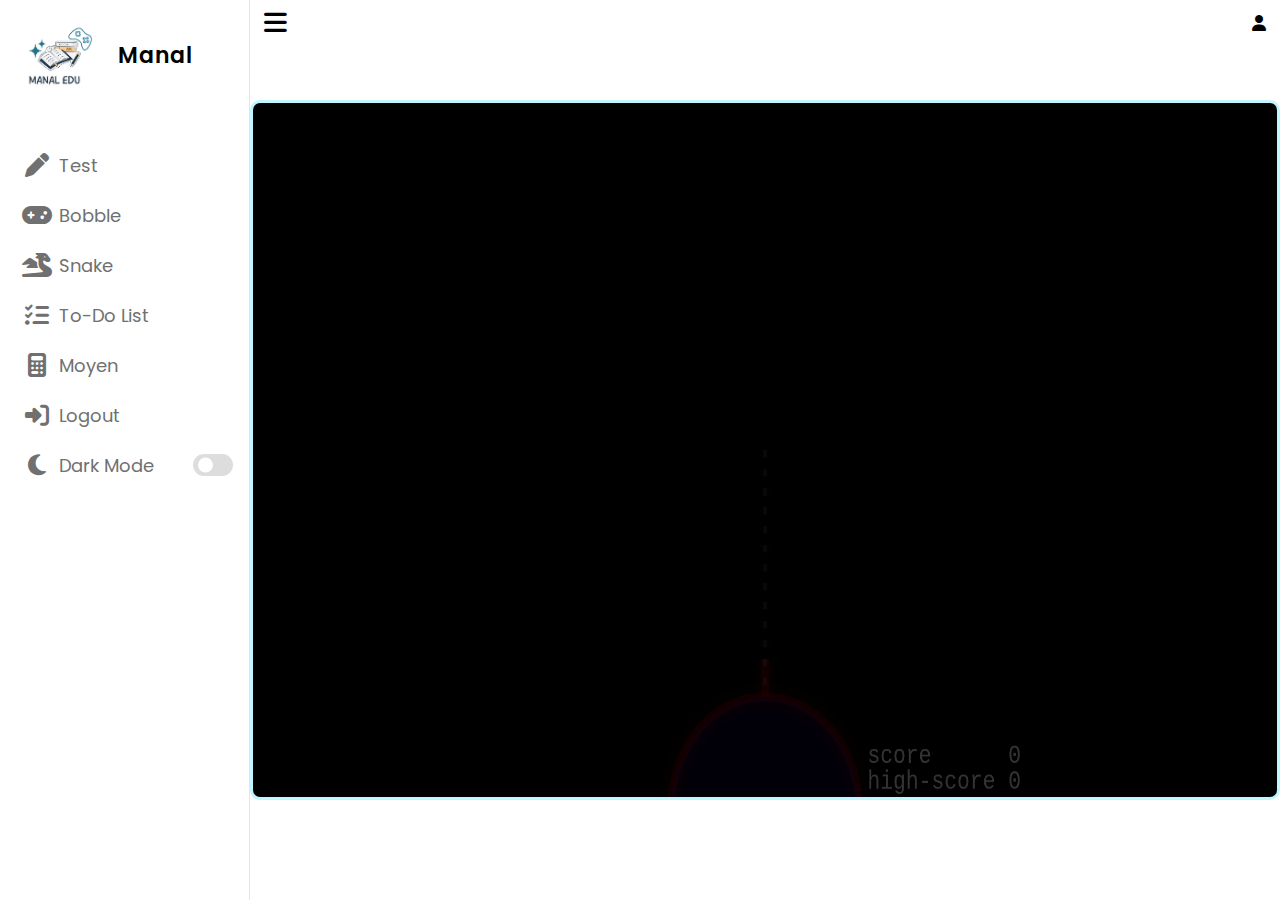
<file: bobble/index.html>
<!DOCTYPE html>
<html lang="en">
  <!--Created by Tivotal-->
  <head>
    <meta charset="UTF-8" />
    <meta http-equiv="X-UA-Compatible" content="IE=edge" />
    <meta name="viewport" content="width=device-width, initial-scale=1.0" />
    <title>Admin Dashboard - Tivotal</title>

    <!--font awesome-->
    <link
      rel="stylesheet"
      href="https://cdnjs.cloudflare.com/ajax/libs/font-awesome/6.2.1/css/all.min.css"
    />

    <!--css file-->
    <link rel="stylesheet" href="style.css" />
  </head>
  <body>
    <nav>
      <div class="logo">
        <div class="logo-icon">
          <img src="../images/manal.png" width="90px" alt="">
        </div>

        <span class="logo_name">Manal</span>
      </div>

      <div class="menu-items">
        <ul class="nav-links">
          <li>
            <a href="../test/index.html">
                <i class="fas fa-pen"></i>
                <span class="link-name">Test</span>
            </a>                 
          </li>
          <li>
            <a href="../booble/index.html">
                <i class="fas fa-gamepad"></i>
                <span class="link-name">Bobble</span>
            </a>
        </li>        
        <li>
          <a href="../snake/index.html">
            <i class="fas fa-dragon"></i>
            <span class="link-name">Snake</span>
          </a>
        </li>        
          <li>
            <a href="../todo/index.html">
              <i class="fas fa-tasks"></i>
              <span class="link-name">To-Do List</span>
            </a>            
          </li>
          <li>
            <a href="../index.html">
              <i class="fas fa-calculator"></i>
              <span class="link-name">Moyen</span>
           </a> 
          </li>
         <li>
          <a href="../accueil/index.html">
            <i class="fas fa-right-to-bracket"></i>
            <span class="link-name">Logout</span>
          </a>
          </li>

          <li class="mode">
            <a href="#">
              <i class="fas fa-moon"></i>
              <span class="link-name">Dark Mode</span>
            </a>

            <div class="mode-toggle">
              <span class="switch"></span>
            </div>
          </li>
        </ul>
      </div>
    </nav>

    <section class="dashboard">
      <div class="top">
        <i class="fas fa-bars sidebar-toggle"></i>

        <i class="fas fa-user"></i>

      </div>

      <div class="dash-content">
        <canvas id="c" tabindex=0></canvas>
    </section>
    <script src="script.js"></script>
  </body>
</html>
</file>
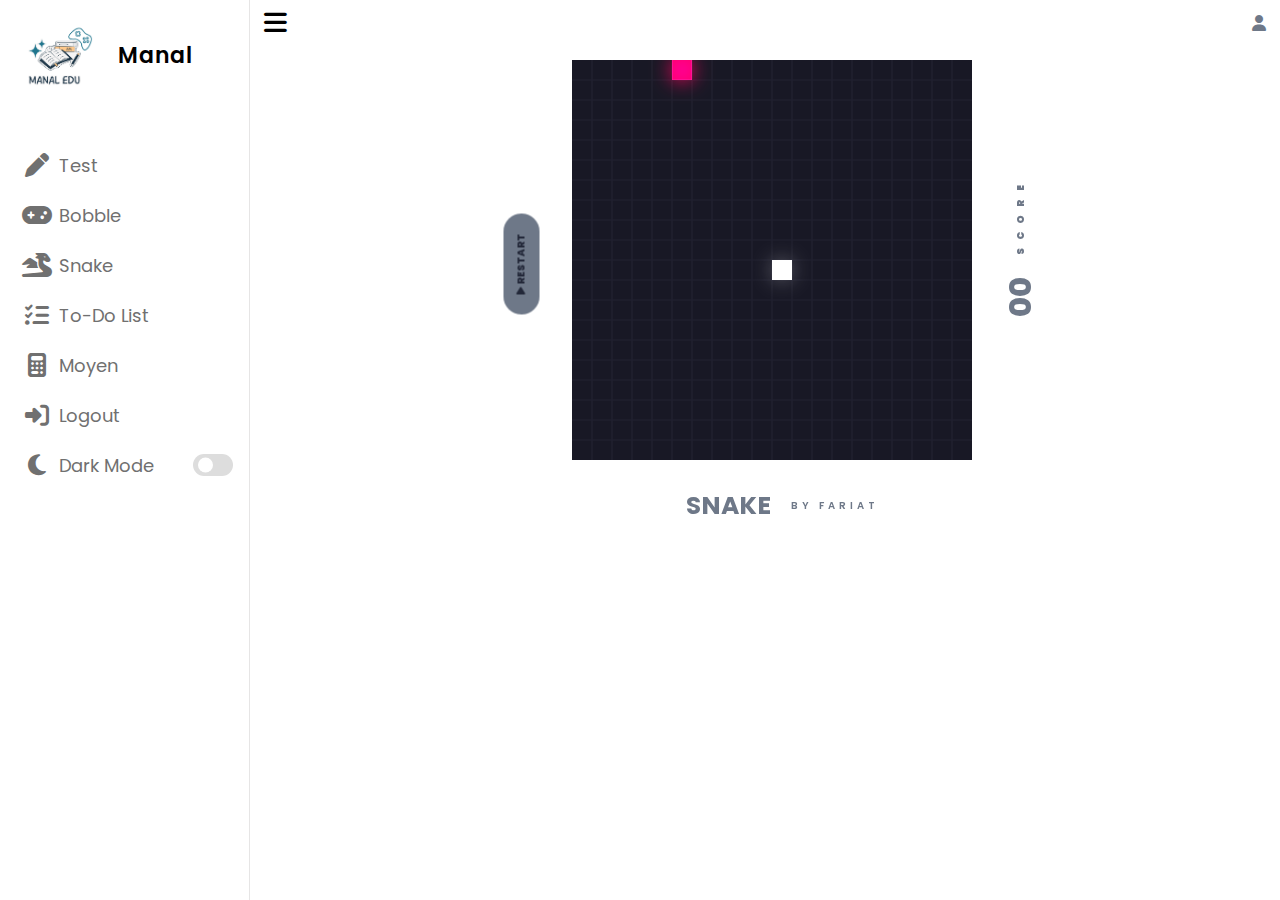
<file: snake/index.html>
<!DOCTYPE html>
<html lang="en">
  <!--Created by Tivotal-->
  <head>
    <meta charset="UTF-8" />
    <meta http-equiv="X-UA-Compatible" content="IE=edge" />
    <meta name="viewport" content="width=device-width, initial-scale=1.0" />
    <title>Admin Dashboard - Tivotal</title>

    <!--font awesome-->
    <link
      rel="stylesheet"
      href="https://cdnjs.cloudflare.com/ajax/libs/font-awesome/6.2.1/css/all.min.css"
    />

    <!--css file-->
    <link rel="stylesheet" href="style.css" />
  </head>
  <body>
    <nav>
      <div class="logo">
        <div class="logo-icon">
          <img src="../images/manal.png" width="90px" alt="">
        </div>

        <span class="logo_name">Manal</span>
      </div>

      <div class="menu-items">
        <ul class="nav-links">
          <li>
            <a href="../test/index.html">
                <i class="fas fa-pen"></i>
                <span class="link-name">Test</span>
            </a>                 
          </li>
          <li>
            <a href="../bobble/index.html">
                <i class="fas fa-gamepad"></i>
                <span class="link-name">Bobble</span>
            </a>
        </li>        
        <li>
          <a href="../snake/index.html">
            <i class="fas fa-dragon"></i>
            <span class="link-name">Snake</span>
          </a>
          </li>          
          <li>
            <a href="../todo/index.html">
              <i class="fas fa-tasks"></i>
              <span class="link-name">To-Do List</span>
            </a>            
          </li>
          <li>
            <a href="../moyen/index.html">
              <i class="fas fa-calculator"></i>
              <span class="link-name">Moyen</span>
           </a> 
          </li>
         <li>
          <a href="../index.html">
            <i class="fas fa-right-to-bracket"></i>
            <span class="link-name">Logout</span>
          </a>
          </li>

          <li class="mode">
            <a href="#">
              <i class="fas fa-moon"></i>
              <span class="link-name">Dark Mode</span>
            </a>

            <div class="mode-toggle">
              <span class="switch"></span>
            </div>
          </li>
        </ul>
      </div>
    </nav>

    <section class="dashboard">
      <div class="top">
        <i class="fas fa-bars sidebar-toggle"></i>

        <i class="fas fa-user"></i>

      </div>

      <div class="dash-content">
        <div class="container noselect">
            <div class="wrapper">
              <button id="replay">
                <i class="fas fa-play"></i>
                RESTART
              </button>
              <div id="canvas">
          
              </div>
              <div id="ui">
                <h2>SCORE
                </h2>
                <span id="score">00</span>
              </div>
            </div>
            <div id="author">
              <h1>SNAKE</h1> <span>by Fariat</span>
            </div>
          </div>
        </div>
    </section>
    <script src="script.js"></script>
  </body>
</html>
</file>
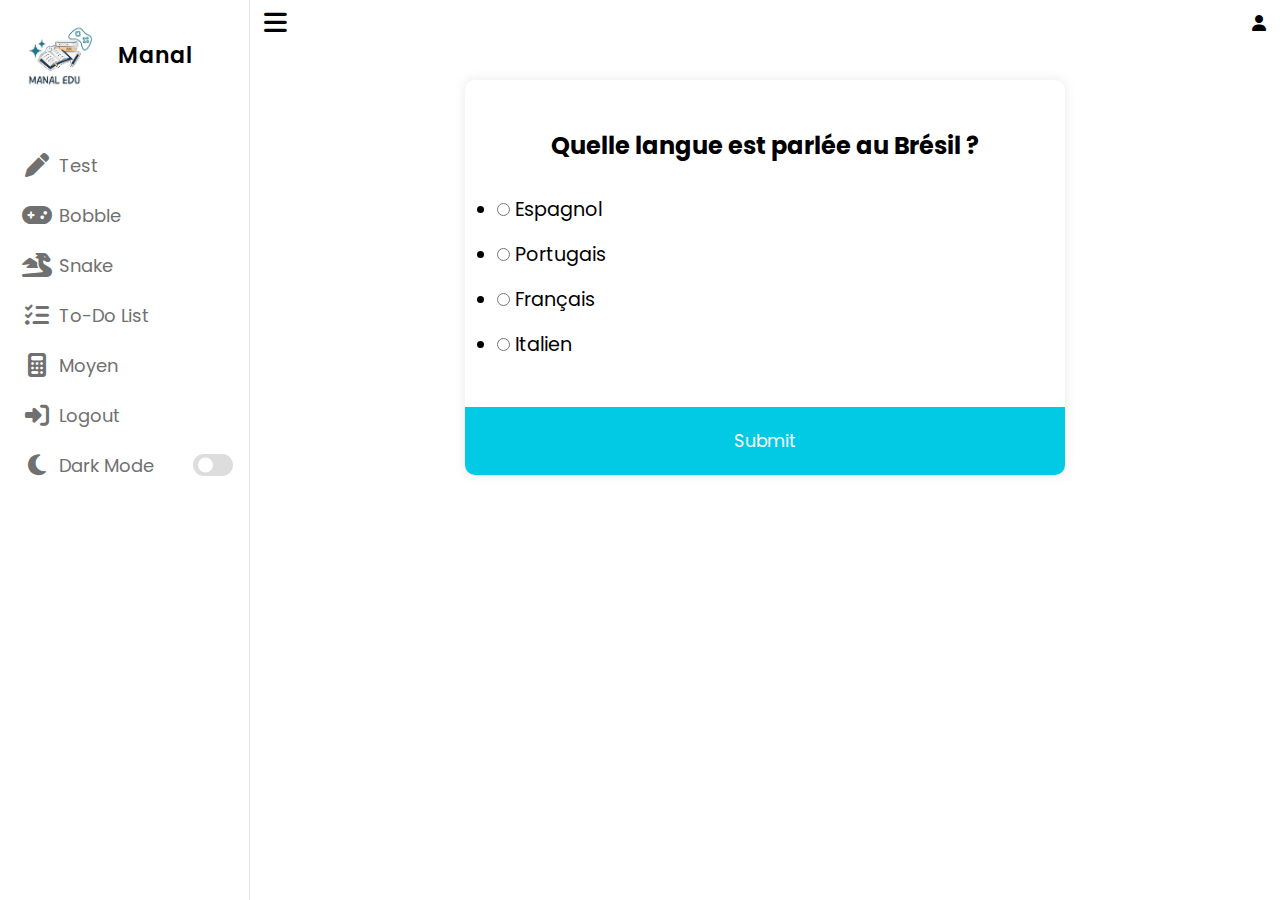
<file: test/index.html>
<!DOCTYPE html>
<html lang="en">
  <!--Created by Tivotal-->
  <head>
    <meta charset="UTF-8" />
    <meta http-equiv="X-UA-Compatible" content="IE=edge" />
    <meta name="viewport" content="width=device-width, initial-scale=1.0" />
    <title>Admin Dashboard - Tivotal</title>

    <!--font awesome-->
    <link
      rel="stylesheet"
      href="https://cdnjs.cloudflare.com/ajax/libs/font-awesome/6.2.1/css/all.min.css"
    />

    <!--css file-->
    <link rel="stylesheet" href="style.css" />
  </head>
  <body>
    <nav>
      <div class="logo">
        <div class="logo-icon">
          <img src="../images/manal.png" width="90px" alt="">
        </div>

        <span class="logo_name">Manal</span>
      </div>

      <div class="menu-items">
        <ul class="nav-links">
          <li>
            <a href="../test/index.html">
                <i class="fas fa-pen"></i>
                <span class="link-name">Test</span>
            </a>                 
          </li>
          <li>
            <a href="../bobble/index.html">
                <i class="fas fa-gamepad"></i>
                <span class="link-name">Bobble</span>
            </a>
        </li> 
          <li>
            <a href="../snake/index.html">
              <i class="fas fa-dragon"></i>
              <span class="link-name">Snake</span>
            </a>
          </li>
          <li>
            <a href="../todo/index.html">
              <i class="fas fa-tasks"></i>
              <span class="link-name">To-Do List</span>
            </a>            
          </li>
          <li>
            <a href="../moyen/index.html">
              <i class="fas fa-calculator"></i>
              <span class="link-name">Moyen</span>
           </a> 
          </li>
          <li>
            <a href="../index.html">
              <i class="fas fa-right-to-bracket"></i>
              <span class="link-name">Logout</span>
            </a>
          </li>

          <li class="mode">
            <a href="#">
              <i class="fas fa-moon"></i>
              <span class="link-name">Dark Mode</span>
            </a>

            <div class="mode-toggle">
              <span class="switch"></span>
            </div>
          </li>
        </ul>
      </div>
    </nav>

    <section class="dashboard">
      <div class="top">
        <i class="fas fa-bars sidebar-toggle"></i>

        <i class="fas fa-user"></i>

      </div>

      <div class="dash-content">
        <div class="quiz-container" id="quiz">
            <div class="quiz-header">
              <h2 class="title_test" id="question">Question Text</h2>
              <ul class="ul_test">
                <li>
                  <input type="radio" name="answer" id="a" class="answer">
                  <label for="a" id="a_text">Answer</label>
                </li>
                <li>
                  <input type="radio" name="answer" id="b" class="answer">
                  <label for="b" id="b_text">Answer</label>
                </li>
                <li>
                  <input type="radio" name="answer" id="c" class="answer">
                  <label for="c" id="c_text">Answer</label>
                </li>
                <li>
                  <input type="radio" name="answer" id="d" class="answer">
                  <label for="d" id="d_text">Answer</label>
                </li>
              </ul>
            </div>
            <button class="btn_test" id="submit">Submit</button>
          </div>
      </div>
    </section>
    <script src="script.js"></script>
  </body>
</html>
</file>
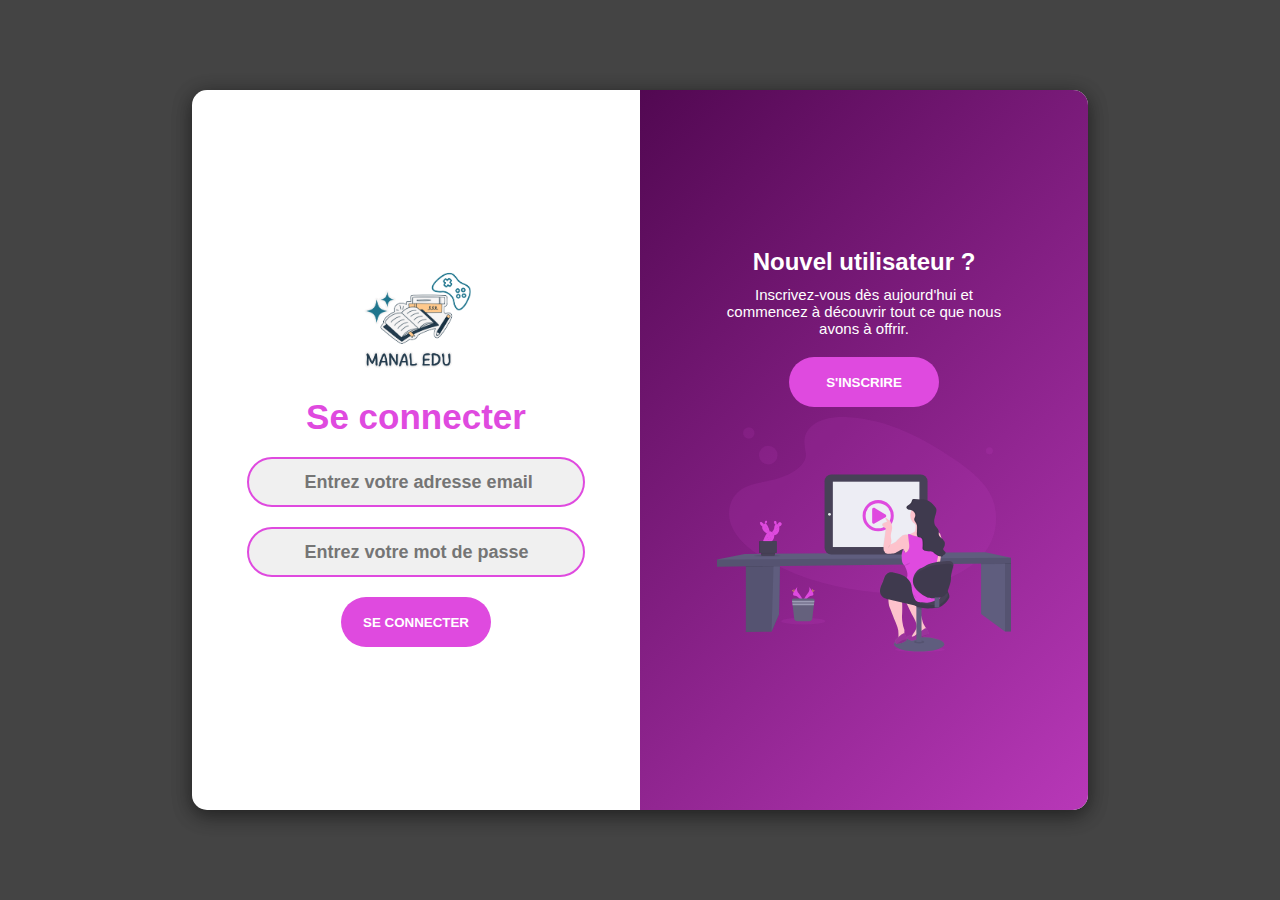
<file: login/login.html>
<!DOCTYPE html>
<html lang="fr">
<head>
    <meta charset="UTF-8">
    <meta http-equiv="X-UA-Compatible" content="IE=edge">
    <meta name="viewport" content="width=device-width, initial-scale=1.0">
    <link rel="stylesheet" href="https://pro.fontawesome.com/releases/v5.10.0/css/all.css" integrity="sha384-AYmEC3Yw5cVb3ZcuHtOA93w35dYTsvhLPVnYs9eStHfGJvOvKxVfELGroGkvsg+p" crossorigin="anonymous" />
    <link rel="stylesheet" href="login.css">
    <title>Connexion / Inscription</title>
</head>
<body>
    <div class="container">
        <div class="signin-signup">
            <!-- Formulaire de connexion -->
            <form id="login-form" action="" class="sign-in-form">
                <div class="logo-container">
                   <a href="../accueil/index.html"> <img src="../images/manal.png" alt="Logo de l'entreprise" class="logo"></a>
                </div>
                <h2 class="title">Se connecter</h2>
                <div class="input-field">
                    <i class="fas fa-user"></i>
                    <input id="login-email" type="text" placeholder="Entrez votre adresse email" required>
                </div>
                <div class="input-field">
                    <i class="fas fa-lock"></i>
                    <input id="login-password" type="password" placeholder="Entrez votre mot de passe"required>
                </div>
                <input type="submit" value="Se connecter" class="btn">
                <p class="account-text">Vous n'avez pas de compte ? <a href="#" id="sign-up-btn2">Inscrivez-vous</a></p>
            </form>

            <!-- Formulaire d'inscription -->
            <form id="sign-up-form" action="" class="sign-up-form">
                <div class="logo-container">
                    <a href="../accueil/index.html"> <img src="../images/manal.png" alt="Logo de l'entreprise" class="logo"></a>
                </div>
                <h2 class="title">Créer un compte</h2>
                <div class="input-field">
                    <i class="fas fa-user"></i>
                    <input id="signup-username" type="text" placeholder="Choisissez un nom d'utilisateur" required>
                </div>
                <div class="input-field">
                    <i class="fas fa-envelope"></i>
                    <input id="signup-email" type="email" placeholder="Entrez votre adresse email"required>
                </div>
                <div class="input-field">
                    <i class="fas fa-lock"></i>
                    <input id="signup-password" type="password" placeholder="Créez un mot de passe" required>
                </div>
                <input type="submit" value="S'inscrire" class="btn">
                <p class="account-text">Vous avez déjà un compte ? <a href="#" id="sign-in-btn2">Connectez-vous ici</a></p>
            </form>
        </div>

        <!-- Panneaux pour passer de la connexion à l'inscription -->
        <div class="panels-container">
            <div class="panel left-panel">
                <div class="content">
                    <h3>Déjà membre ?</h3>
                    <p>Si vous avez déjà un compte, connectez-vous pour continuer à profiter de nos services.</p>
                    <button class="btn" id="sign-in-btn">Se connecter</button>
                </div>
                <img src="../images/signin.svg" alt="Illustration de connexion" class="image">
            </div>
            <div class="panel right-panel">
                <div class="content">
                    <h3>Nouvel utilisateur ?</h3>
                    <p>Inscrivez-vous dès aujourd'hui et commencez à découvrir tout ce que nous avons à offrir.</p>
                    <button class="btn" id="sign-up-btn">S'inscrire</button>
                </div>
                <img src="../images/signup.svg" alt="Illustration d'inscription" class="image">
            </div>
        </div>
    </div>
    <script src="login.js"></script>
</body>
</html>
</file>
<file: bobble/style.css>
/* Created by Tivotal */

/* Google Fonts(Poppins) */
@import url("https://fonts.googleapis.com/css2?family=Poppins:wght@200;300;400;500;600;700&display=swap");

* {
  margin: 0;
  padding: 0;
  box-sizing: border-box;
  font-family: "Poppins", sans-serif;
}

:root {
  --primary-color: #0e4bf1;
  --color-hover: #0e4bf1;
  --panel-color: #fff;
  --text-color: #000;
  --black-light-color: #707070;
  --border-color: #e6e5e5;
  --toggle-color: #ddd;
  --box1-color: #4dffe4;
  --box2-color: #acd3ff;
  --box3-color: #fce7d1;
  --title-icon-color: #fff;

  --tran-05: all 0.5s ease;
  --tran-03: all 0.3s ease;
  --tran-03: all 0.2s ease;
}

.dark {
  --primary-color: #3a3b3c;
  --color-hover: #0e4bf1;
  --panel-color: #242526;
  --text-color: #ccc;
  --black-light-color: #ccc;
  --border-color: #4d4c4c;
  --toggle-color: #fff;
  --box1-color: #3a3b3c;
  --box2-color: #3a3b3c;
  --box3-color: #3a3b3c;
  --title-icon-color: #ccc;
}

/* ----- Scroll Bar CSS ----- */
::-webkit-scrollbar {
  width: 5px;
}
::-webkit-scrollbar-track {
  background: #f1f1f1;
}
::-webkit-scrollbar-thumb {
  background: var(--primary-color);
  border-radius: 12px;
  transition: all 0.3s ease;
}

::-webkit-scrollbar-thumb:hover {
  background: #0b3cc1;
}

body.dark::-webkit-scrollbar-thumb:hover,
body.dark .activity-data::-webkit-scrollbar-thumb:hover {
  background: #3a3b3c;
}

/* ----- Body CSS ----- */
body {
  min-height: 100vh;
  background-color: var(--primary-color);
}

nav {
  position: fixed;
  top: 0;
  left: 0;
  height: 100%;
  width: 250px;
  padding: 10px 14px;
  background-color: var(--panel-color);
  border-right: 1px solid var(--border-color);
  transition: var(--tran-05);
}
nav.close {
  width: 73px;
}
nav .logo {
  display: flex;
  align-items: center;
}
nav .logo-icon {
  display: flex;
  justify-content: center;
  min-width: 45px;
}
nav .logo-icon i {
  font-size: 30px;
  color: var(--text-color);
}

nav .logo .logo_name {
  font-size: 22px;
  font-weight: 600;
  color: var(--text-color);
  margin-left: 14px;
  transition: var(--tran-05);
}
nav.close .logo_name {
  opacity: 0;
  pointer-events: none;
}
nav .menu-items {
  margin-top: 40px;
  height: calc(100% - 90px);
  display: flex;
  flex-direction: column;
  justify-content: space-between;
}
.menu-items li {
  list-style: none;
}
.menu-items li a {
  display: flex;
  align-items: center;
  height: 50px;
  text-decoration: none;
  position: relative;
}
.nav-links li a::before {
  content: "";
  position: absolute;
  left: -7px;
  height: 5px;
  width: 5px;
  border-radius: 50%;
  background-color: transparent;
  transition: var(--tran-05);
}
.nav-links li a:hover:before {
  background-color: var(--color-hover);
}

.menu-items li a i {
  font-size: 24px;
  min-width: 45px;
  height: 100%;
  display: flex;
  align-items: center;
  justify-content: center;
  color: var(--black-light-color);
  transition: var(--tran-05);
}
.menu-items li a .link-name {
  font-size: 18px;
  font-weight: 400;
  color: var(--black-light-color);
  transition: var(--tran-05);
}
nav.close li a .link-name {
  opacity: 0;
  pointer-events: none;
}
.nav-links li a:hover i,
.nav-links li a:hover .link-name {
  color: var(--color-hover);
  transform: scale(0.95);
}

.menu-items .logout-mode {
  padding-top: 10px;
  border-top: 1px solid var(--border-color);
}
.menu-items .mode {
  display: flex;
  align-items: center;
  white-space: nowrap;
}
.menu-items .mode-toggle {
  position: absolute;
  right: 14px;
  height: 50px;
  min-width: 45px;
  display: flex;
  align-items: center;
  justify-content: center;
  cursor: pointer;
}
.mode-toggle .switch {
  position: relative;
  display: inline-block;
  height: 22px;
  width: 40px;
  border-radius: 25px;
  background-color: var(--toggle-color);
}
.switch:before {
  content: "";
  position: absolute;
  left: 5px;
  top: 50%;
  transform: translateY(-50%);
  height: 15px;
  width: 15px;
  background-color: var(--panel-color);
  border-radius: 50%;
  transition: var(--tran-03);
}
body.dark .switch:before {
  left: 20px;
}

.dashboard {
  position: relative;
  left: 250px;
  background-color: var(--panel-color);
  min-height: 100vh;
  width: calc(100% - 250px);
  padding: 10px 14px;
  transition: var(--tran-05);
}
nav.close ~ .dashboard {
  left: 73px;
  width: calc(100% - 73px);
}
.dashboard .top {
  position: fixed;
  top: 0;
  left: 250px;
  display: flex;
  width: calc(100% - 250px);
  justify-content: space-between;
  align-items: center;
  padding: 10px 14px;
  background-color: var(--panel-color);
  transition: var(--tran-05);
  z-index: 10;
}
nav.close ~ .dashboard .top {
  left: 73px;
  width: calc(100% - 73px);
}
.dashboard .top .sidebar-toggle {
  font-size: 26px;
  color: var(--text-color);
  cursor: pointer;
  transition: var(--tran-03);
}
.dashboard .top .sidebar-toggle:hover {
  transform: scale(0.95);
}
.dashboard .top .search-box {
  position: relative;
  height: 45px;
  max-width: 600px;
  width: 100%;
  margin: 0 30px;
}
.top .search-box input {
  position: absolute;
  border: 1px solid var(--border-color);
  background-color: var(--panel-color);
  padding: 0 25px 0 50px;
  border-radius: 5px;
  height: 100%;
  width: 100%;
  color: var(--text-color);
  font-size: 15px;
  font-weight: 400;
  outline: none;
}
.top .search-box i {
  position: absolute;
  left: 15px;
  font-size: 22px;
  z-index: 10;
  top: 50%;
  transform: translateY(-50%);
  color: var(--black-light-color);
}
.top img {
  width: 30px;
  height: 30px;
  border-radius: 50%;
}
.dashboard .dash-content {
    padding-top: 50px;
    display: flex;
    justify-content: center;
    align-items: center;
    height: 100%;
  }
.dash-content .title {
  display: flex;
  align-items: center;
  margin: 60px 0 30px 0;
}
.dash-content .title i {
  position: relative;
  height: 35px;
  width: 35px;
  border: 2px solid var(--primary-color);
  border-radius: 6px;
  color: var(--title-icon-color);
  display: flex;
  align-items: center;
  justify-content: center;
  font-size: 24px;
  background-color: var(--primary-color);
  transition: var(--tran-03);
  cursor: pointer;
}
.dash-content .title i:hover {
  background-color: transparent;
  color: var(--primary-color);
}
.dash-content .title .text {
  font-size: 24px;
  font-weight: 500;
  color: var(--text-color);
  margin-left: 10px;
}
.dash-content .boxes {
  display: flex;
  align-items: center;
  justify-content: space-between;
  flex-wrap: wrap;
}
.dash-content .boxes .box {
  display: flex;
  flex-direction: column;
  align-items: center;
  border-radius: 12px;
  width: calc(100% / 3 - 15px);
  padding: 15px 20px;
  background-color: var(--box1-color);
  transition: var(--tran-05);
  cursor: pointer;
}

.dash-content .boxes .box:hover {
  transform: scale(1.05);
}
.boxes .box i {
  font-size: 25px;
  color: var(--text-color);
}
.boxes .box .text {
  white-space: nowrap;
  font-size: 18px;
  font-weight: 500;
  color: var(--text-color);
}
.boxes .box .number {
  font-size: 40px;
  font-weight: 500;
  color: var(--text-color);
}
.boxes .box.box2 {
  background-color: var(--box2-color);
}
.boxes .box.box3 {
  background-color: var(--box3-color);
}
.dash-content .activity .activity-data {
  display: flex;
  justify-content: space-between;
  align-items: center;
  width: 100%;
}
.activity .activity-data {
  display: flex;
}
.activity-data .data {
  display: flex;
  flex-direction: column;
  margin: 0 15px;
}
.activity-data .data-title {
  font-size: 20px;
  font-weight: 500;
  color: var(--text-color);
}
.activity-data .data .data-list {
  font-size: 18px;
  font-weight: 400;
  margin-top: 20px;
  white-space: nowrap;
  color: var(--text-color);
}

.activity-data .data.type .data-list {
  cursor: pointer;
  transition: var(--tran-03);
}

.activity-data .data.type .data-list:hover {
  color: var(--color-hover);
  transform: scale(1.09);
}

@media (max-width: 1000px) {
  nav {
    width: 73px;
  }
  nav.close {
    width: 250px;
  }
  nav .logo_name {
    opacity: 0;
    pointer-events: none;
  }
  nav.close .logo_name {
    opacity: 1;
    pointer-events: auto;
  }
  nav li a .link-name {
    opacity: 0;
    pointer-events: none;
  }
  nav.close li a .link-name {
    opacity: 1;
    pointer-events: auto;
  }
  nav ~ .dashboard {
    left: 73px;
    width: calc(100% - 73px);
  }
  nav.close ~ .dashboard {
    left: 250px;
    width: calc(100% - 250px);
  }
  nav ~ .dashboard .top {
    left: 73px;
    width: calc(100% - 73px);
  }
  nav.close ~ .dashboard .top {
    left: 250px;
    width: calc(100% - 250px);
  }

  .activity .activity-data {
    overflow-x: auto;
  }
}

@media (max-width: 780px) {
  .dash-content .boxes .box {
    width: calc(100% / 2 - 15px);
    margin-top: 15px;
  }
}
@media (max-width: 560px) {
  .dash-content .boxes .box {
    width: 100%;
  }
}
@media (max-width: 400px) {
  nav {
    width: 0px;
  }
  nav.close {
    width: 73px;
  }
  nav .logo_name {
    opacity: 0;
    pointer-events: none;
  }
  nav.close .logo_name {
    opacity: 0;
    pointer-events: none;
  }
  nav li a .link-name {
    opacity: 0;
    pointer-events: none;
  }
  nav.close li a .link-name {
    opacity: 0;
    pointer-events: none;
  }
  nav ~ .dashboard {
    left: 0;
    width: 100%;
  }
  nav.close ~ .dashboard {
    left: 73px;
    width: calc(100% - 73px);
  }
  nav ~ .dashboard .top {
    left: 0;
    width: 100%;
  }
  nav.close ~ .dashboard .top {
    left: 0;
    width: 100%;
  }
}
body, html {
    margin: 0;
    height: 100vh;
    background: linear-gradient(-45deg, #204, #000);
    overflow: hidden;
  }
  
  #c:focus {
    outline: none;
  }
  
  #c {
    border: 3px solid #0Ff3;
    position: absolute;
    background: #04f1;
    left: 50%;
    top: 50%;
    border-radius: 10px;
    transform: translate(-50%, -50%);
    width: 100%;  /* Default canvas width 100% */
    height: 100%; /* Default canvas height 100% */
    max-width: 100%; /* Ensure canvas doesn't overflow its container */
    max-height: 100%;
  }
  
  /* Media Queries for different screen sizes */
  @media screen and (max-width: 1200px) {
    #c {
      width: 80%;  /* Reduce width on medium screens */
      height: auto; /* Maintain aspect ratio */
    }
  }
  
  @media screen and (max-width: 768px) {
    #c {
      width: 90%;  /* Further reduce width on smaller screens */
      height: auto; /* Maintain aspect ratio */
    }
  }
  
  @media screen and (max-width: 480px) {
    #c {
      width: 100%;  /* Full width for very small screens */
      height: auto; /* Maintain aspect ratio */
    }
  }
</file>
<file: snake/style.css>
/* Created by Tivotal */

/* Google Fonts(Poppins) */
@import url("https://fonts.googleapis.com/css2?family=Poppins:wght@200;300;400;500;600;700&display=swap");

* {
  margin: 0;
  padding: 0;
  box-sizing: border-box;
  font-family: "Poppins", sans-serif;
}

:root {
  --primary-color: #0e4bf1;
  --color-hover: #0e4bf1;
  --panel-color: #fff;
  --text-color: #000;
  --black-light-color: #707070;
  --border-color: #e6e5e5;
  --toggle-color: #ddd;
  --box1-color: #4dffe4;
  --box2-color: #acd3ff;
  --box3-color: #fce7d1;
  --title-icon-color: #fff;

  --tran-05: all 0.5s ease;
  --tran-03: all 0.3s ease;
  --tran-03: all 0.2s ease;
}

.dark {
  --primary-color: #3a3b3c;
  --color-hover: #0e4bf1;
  --panel-color: #242526;
  --text-color: #ccc;
  --black-light-color: #ccc;
  --border-color: #4d4c4c;
  --toggle-color: #fff;
  --box1-color: #3a3b3c;
  --box2-color: #3a3b3c;
  --box3-color: #3a3b3c;
  --title-icon-color: #ccc;
}

/* ----- Scroll Bar CSS ----- */
::-webkit-scrollbar {
  width: 5px;
}
::-webkit-scrollbar-track {
  background: #f1f1f1;
}
::-webkit-scrollbar-thumb {
  background: var(--primary-color);
  border-radius: 12px;
  transition: all 0.3s ease;
}

::-webkit-scrollbar-thumb:hover {
  background: #0b3cc1;
}

body.dark::-webkit-scrollbar-thumb:hover,
body.dark .activity-data::-webkit-scrollbar-thumb:hover {
  background: #3a3b3c;
}

/* ----- Body CSS ----- */
body {
  min-height: 100vh;
  background-color: var(--primary-color);
}

nav {
  position: fixed;
  top: 0;
  left: 0;
  height: 100%;
  width: 250px;
  padding: 10px 14px;
  background-color: var(--panel-color);
  border-right: 1px solid var(--border-color);
  transition: var(--tran-05);
}
nav.close {
  width: 73px;
}
nav .logo {
  display: flex;
  align-items: center;
}
nav .logo-icon {
  display: flex;
  justify-content: center;
  min-width: 45px;
}
nav .logo-icon i {
  font-size: 30px;
  color: var(--text-color);
}

nav .logo .logo_name {
  font-size: 22px;
  font-weight: 600;
  color: var(--text-color);
  margin-left: 14px;
  transition: var(--tran-05);
}
nav.close .logo_name {
  opacity: 0;
  pointer-events: none;
}
nav .menu-items {
  margin-top: 40px;
  height: calc(100% - 90px);
  display: flex;
  flex-direction: column;
  justify-content: space-between;
}
.menu-items li {
  list-style: none;
}
.menu-items li a {
  display: flex;
  align-items: center;
  height: 50px;
  text-decoration: none;
  position: relative;
}
.nav-links li a::before {
  content: "";
  position: absolute;
  left: -7px;
  height: 5px;
  width: 5px;
  border-radius: 50%;
  background-color: transparent;
  transition: var(--tran-05);
}
.nav-links li a:hover:before {
  background-color: var(--color-hover);
}

.menu-items li a i {
  font-size: 24px;
  min-width: 45px;
  height: 100%;
  display: flex;
  align-items: center;
  justify-content: center;
  color: var(--black-light-color);
  transition: var(--tran-05);
}
.menu-items li a .link-name {
  font-size: 18px;
  font-weight: 400;
  color: var(--black-light-color);
  transition: var(--tran-05);
}
nav.close li a .link-name {
  opacity: 0;
  pointer-events: none;
}
.nav-links li a:hover i,
.nav-links li a:hover .link-name {
  color: var(--color-hover);
  transform: scale(0.95);
}

.menu-items .logout-mode {
  padding-top: 10px;
  border-top: 1px solid var(--border-color);
}
.menu-items .mode {
  display: flex;
  align-items: center;
  white-space: nowrap;
}
.menu-items .mode-toggle {
  position: absolute;
  right: 14px;
  height: 50px;
  min-width: 45px;
  display: flex;
  align-items: center;
  justify-content: center;
  cursor: pointer;
}
.mode-toggle .switch {
  position: relative;
  display: inline-block;
  height: 22px;
  width: 40px;
  border-radius: 25px;
  background-color: var(--toggle-color);
}
.switch:before {
  content: "";
  position: absolute;
  left: 5px;
  top: 50%;
  transform: translateY(-50%);
  height: 15px;
  width: 15px;
  background-color: var(--panel-color);
  border-radius: 50%;
  transition: var(--tran-03);
}
body.dark .switch:before {
  left: 20px;
}

.dashboard {
  position: relative;
  left: 250px;
  background-color: var(--panel-color);
  min-height: 100vh;
  width: calc(100% - 250px);
  padding: 10px 14px;
  transition: var(--tran-05);
}
nav.close ~ .dashboard {
  left: 73px;
  width: calc(100% - 73px);
}
.dashboard .top {
  position: fixed;
  top: 0;
  left: 250px;
  display: flex;
  width: calc(100% - 250px);
  justify-content: space-between;
  align-items: center;
  padding: 10px 14px;
  background-color: var(--panel-color);
  transition: var(--tran-05);
  z-index: 10;
}
nav.close ~ .dashboard .top {
  left: 73px;
  width: calc(100% - 73px);
}
.dashboard .top .sidebar-toggle {
  font-size: 26px;
  color: var(--text-color);
  cursor: pointer;
  transition: var(--tran-03);
}
.dashboard .top .sidebar-toggle:hover {
  transform: scale(0.95);
}
.dashboard .top .search-box {
  position: relative;
  height: 45px;
  max-width: 600px;
  width: 100%;
  margin: 0 30px;
}
.top .search-box input {
  position: absolute;
  border: 1px solid var(--border-color);
  background-color: var(--panel-color);
  padding: 0 25px 0 50px;
  border-radius: 5px;
  height: 100%;
  width: 100%;
  color: var(--text-color);
  font-size: 15px;
  font-weight: 400;
  outline: none;
}
.top .search-box i {
  position: absolute;
  left: 15px;
  font-size: 22px;
  z-index: 10;
  top: 50%;
  transform: translateY(-50%);
  color: var(--black-light-color);
}
.top img {
  width: 30px;
  height: 30px;
  border-radius: 50%;
}
.dashboard .dash-content {
    padding-top: 50px;
    display: flex;
    justify-content: center;
    align-items: center;
    height: 100%;
  }
.dash-content .title {
  display: flex;
  align-items: center;
  margin: 60px 0 30px 0;
}
.dash-content .title i {
  position: relative;
  height: 35px;
  width: 35px;
  border: 2px solid var(--primary-color);
  border-radius: 6px;
  color: var(--title-icon-color);
  display: flex;
  align-items: center;
  justify-content: center;
  font-size: 24px;
  background-color: var(--primary-color);
  transition: var(--tran-03);
  cursor: pointer;
}
.dash-content .title i:hover {
  background-color: transparent;
  color: var(--primary-color);
}
.dash-content .title .text {
  font-size: 24px;
  font-weight: 500;
  color: var(--text-color);
  margin-left: 10px;
}
.dash-content .boxes {
  display: flex;
  align-items: center;
  justify-content: space-between;
  flex-wrap: wrap;
}
.dash-content .boxes .box {
  display: flex;
  flex-direction: column;
  align-items: center;
  border-radius: 12px;
  width: calc(100% / 3 - 15px);
  padding: 15px 20px;
  background-color: var(--box1-color);
  transition: var(--tran-05);
  cursor: pointer;
}

.dash-content .boxes .box:hover {
  transform: scale(1.05);
}
.boxes .box i {
  font-size: 25px;
  color: var(--text-color);
}
.boxes .box .text {
  white-space: nowrap;
  font-size: 18px;
  font-weight: 500;
  color: var(--text-color);
}
.boxes .box .number {
  font-size: 40px;
  font-weight: 500;
  color: var(--text-color);
}
.boxes .box.box2 {
  background-color: var(--box2-color);
}
.boxes .box.box3 {
  background-color: var(--box3-color);
}
.dash-content .activity .activity-data {
  display: flex;
  justify-content: space-between;
  align-items: center;
  width: 100%;
}
.activity .activity-data {
  display: flex;
}
.activity-data .data {
  display: flex;
  flex-direction: column;
  margin: 0 15px;
}
.activity-data .data-title {
  font-size: 20px;
  font-weight: 500;
  color: var(--text-color);
}
.activity-data .data .data-list {
  font-size: 18px;
  font-weight: 400;
  margin-top: 20px;
  white-space: nowrap;
  color: var(--text-color);
}

.activity-data .data.type .data-list {
  cursor: pointer;
  transition: var(--tran-03);
}

.activity-data .data.type .data-list:hover {
  color: var(--color-hover);
  transform: scale(1.09);
}

@media (max-width: 1000px) {
  nav {
    width: 73px;
  }
  nav.close {
    width: 250px;
  }
  nav .logo_name {
    opacity: 0;
    pointer-events: none;
  }
  nav.close .logo_name {
    opacity: 1;
    pointer-events: auto;
  }
  nav li a .link-name {
    opacity: 0;
    pointer-events: none;
  }
  nav.close li a .link-name {
    opacity: 1;
    pointer-events: auto;
  }
  nav ~ .dashboard {
    left: 73px;
    width: calc(100% - 73px);
  }
  nav.close ~ .dashboard {
    left: 250px;
    width: calc(100% - 250px);
  }
  nav ~ .dashboard .top {
    left: 73px;
    width: calc(100% - 73px);
  }
  nav.close ~ .dashboard .top {
    left: 250px;
    width: calc(100% - 250px);
  }

  .activity .activity-data {
    overflow-x: auto;
  }
}

@media (max-width: 780px) {
  .dash-content .boxes .box {
    width: calc(100% / 2 - 15px);
    margin-top: 15px;
  }
}
@media (max-width: 560px) {
  .dash-content .boxes .box {
    width: 100%;
  }
}
@media (max-width: 400px) {
  nav {
    width: 0px;
  }
  nav.close {
    width: 73px;
  }
  nav .logo_name {
    opacity: 0;
    pointer-events: none;
  }
  nav.close .logo_name {
    opacity: 0;
    pointer-events: none;
  }
  nav li a .link-name {
    opacity: 0;
    pointer-events: none;
  }
  nav.close li a .link-name {
    opacity: 0;
    pointer-events: none;
  }
  nav ~ .dashboard {
    left: 0;
    width: 100%;
  }
  nav.close ~ .dashboard {
    left: 73px;
    width: calc(100% - 73px);
  }
  nav ~ .dashboard .top {
    left: 0;
    width: 100%;
  }
  nav.close ~ .dashboard .top {
    left: 0;
    width: 100%;
  }
}
@font-face {
  font-family: "game";
  src: url("https://fonts.googleapis.com/css2?family=Poppins:wght@500;800&display=swap");
}
* {
  padding: 0;
  margin: 0;
  box-sizing: border-box;
}
button:focus {
  outline: 0;
}

html,
body {
  height: 100%;
  font-family: "Poppins", sans-serif;
  color: #6e7888;
}

canvas {
  background-color: #181825;
}
.container {
  display: flex;
  width: 100%;
  height: 100%;
  flex-flow: column wrap;
  justify-content: center;
  align-items: center;
}
#ui {
  display: flex;
  align-items: center;
  font-size: 10px;
  flex-flow: column;
  margin-left: 10px;
}
h2 {
  font-weight: 900;
  font-size: 10px;
  letter-spacing: 8px;
  margin-bottom: 30px;
  transform: rotate(270deg);
}
#score {
  margin-top: 20px;
  font-size: 30px;
  font-weight: 800;
  transform: rotate(-90deg);
}
.noselect {
  user-select: none;
}
#replay {
  font-size: 10px;
  padding: 10px 20px;
  background: #6e7888;
  border: none;
  color: #222738;
  border-radius: 40px;
  font-weight: 800;
  transform: rotate(270deg);
  cursor: pointer;
  transition: all 200ms cubic-bezier(0.4, 0, 0.2, 1);
}
#replay:hover {
  background: #a6aab5;
  background: #4cffd7;
  transition: all 200ms cubic-bezier(0.4, 0, 0.2, 1);
}
#replay svg {
  margin-right: 8px;
}
@media (max-width: 600px) {
  #replay {
    margin-bottom: 20px;
  }
  #replay,
  h2 {
    transform: rotate(0deg);
  }
  #ui {
    flex-flow: row wrap;
    margin-bottom: 20px;
  }
  #score {
    margin-top: 0;
    margin-left: 20px;
  }
  .container {
    flex-flow: column wrap;
  }
}
#author {
  width: 100%;
  bottom: 40px;
  display: inline-flex;
  align-items: center;
  justify-content: center;
  font-weight: 600;
  color: inherit;
  text-transform: uppercase;
  padding-left: 35px;
}
#author span {
  font-size: 10px;
  margin-left: 20px;
  color: inherit;
  letter-spacing: 4px;
}
#author h1 {
  font-size: 25px;
}
.wrapper {
  display: flex;
  flex-flow: row wrap;
  justify-content: center;
  align-items: center;
  margin-bottom: 20px;
}
</file>
<file: test/style.css>
/* coding with nick */
@import url('https://fonts.googleapis.com/css2?family=Poppins:wght@200;300;400;500&display=swap');
*{
  box-sizing: border-box;
}
/* Created by Tivotal */

/* Google Fonts(Poppins) */
@import url("https://fonts.googleapis.com/css2?family=Poppins:wght@200;300;400;500;600;700&display=swap");

* {
  margin: 0;
  padding: 0;
  box-sizing: border-box;
  font-family: "Poppins", sans-serif;
}

:root {
  --primary-color: #0e4bf1;
  --color-hover: #0e4bf1;
  --panel-color: #fff;
  --text-color: #000;
  --black-light-color: #707070;
  --border-color: #e6e5e5;
  --toggle-color: #ddd;
  --box1-color: #4dffe4;
  --box2-color: #acd3ff;
  --box3-color: #fce7d1;
  --title-icon-color: #fff;

  --tran-05: all 0.5s ease;
  --tran-03: all 0.3s ease;
  --tran-03: all 0.2s ease;
}

.dark {
  --primary-color: #3a3b3c;
  --color-hover: #0e4bf1;
  --panel-color: #242526;
  --text-color: #ccc;
  --black-light-color: #ccc;
  --border-color: #4d4c4c;
  --toggle-color: #fff;
  --box1-color: #3a3b3c;
  --box2-color: #3a3b3c;
  --box3-color: #3a3b3c;
  --title-icon-color: #ccc;
}

/* ----- Scroll Bar CSS ----- */
::-webkit-scrollbar {
  width: 5px;
}
::-webkit-scrollbar-track {
  background: #f1f1f1;
}
::-webkit-scrollbar-thumb {
  background: var(--primary-color);
  border-radius: 12px;
  transition: all 0.3s ease;
}

::-webkit-scrollbar-thumb:hover {
  background: #0b3cc1;
}

body.dark::-webkit-scrollbar-thumb:hover,
body.dark .activity-data::-webkit-scrollbar-thumb:hover {
  background: #3a3b3c;
}

/* ----- Body CSS ----- */
body {
  min-height: 100vh;
  background-color: var(--primary-color);
  
}

nav {
  position: fixed;
  top: 0;
  left: 0;
  height: 100%;
  width: 250px;
  padding: 10px 14px;
  background-color: var(--panel-color);
  border-right: 1px solid var(--border-color);
  transition: var(--tran-05);
}
nav.close {
  width: 73px;
}
nav .logo {
  display: flex;
  align-items: center;
}
nav .logo-icon {
  display: flex;
  justify-content: center;
  min-width: 45px;
}
nav .logo-icon i {
  font-size: 30px;
  color: var(--text-color);
}

nav .logo .logo_name {
  font-size: 22px;
  font-weight: 600;
  color: var(--text-color);
  margin-left: 14px;
  transition: var(--tran-05);
}
nav.close .logo_name {
  opacity: 0;
  pointer-events: none;
}
nav .menu-items {
  margin-top: 40px;
  height: calc(100% - 90px);
  display: flex;
  flex-direction: column;
  justify-content: space-between;
}
.menu-items li {
  list-style: none;
}
.menu-items li a {
  display: flex;
  align-items: center;
  height: 50px;
  text-decoration: none;
  position: relative;
}
.nav-links li a::before {
  content: "";
  position: absolute;
  left: -7px;
  height: 5px;
  width: 5px;
  border-radius: 50%;
  background-color: transparent;
  transition: var(--tran-05);
}
.nav-links li a:hover:before {
  background-color: var(--color-hover);
}

.menu-items li a i {
  font-size: 24px;
  min-width: 45px;
  height: 100%;
  display: flex;
  align-items: center;
  justify-content: center;
  color: var(--black-light-color);
  transition: var(--tran-05);
}
.menu-items li a .link-name {
  font-size: 18px;
  font-weight: 400;
  color: var(--black-light-color);
  transition: var(--tran-05);
}
nav.close li a .link-name {
  opacity: 0;
  pointer-events: none;
}
.nav-links li a:hover i,
.nav-links li a:hover .link-name {
  color: var(--color-hover);
  transform: scale(0.95);
}

.menu-items .logout-mode {
  padding-top: 10px;
  border-top: 1px solid var(--border-color);
}
.menu-items .mode {
  display: flex;
  align-items: center;
  white-space: nowrap;
}
.menu-items .mode-toggle {
  position: absolute;
  right: 14px;
  height: 50px;
  min-width: 45px;
  display: flex;
  align-items: center;
  justify-content: center;
  cursor: pointer;
}
.mode-toggle .switch {
  position: relative;
  display: inline-block;
  height: 22px;
  width: 40px;
  border-radius: 25px;
  background-color: var(--toggle-color);
}
.switch:before {
  content: "";
  position: absolute;
  left: 5px;
  top: 50%;
  transform: translateY(-50%);
  height: 15px;
  width: 15px;
  background-color: var(--panel-color);
  border-radius: 50%;
  transition: var(--tran-03);
}
body.dark .switch:before {
  left: 20px;
}

.dashboard {
  position: relative;
  left: 250px;
  background-color: var(--panel-color);
  min-height: 100vh;
  width: calc(100% - 250px);
  padding: 10px 14px;
  transition: var(--tran-05);
}
nav.close ~ .dashboard {
  left: 73px;
  width: calc(100% - 73px);
}
.dashboard .top {
  position: fixed;
  top: 0;
  left: 250px;
  display: flex;
  width: calc(100% - 250px);
  justify-content: space-between;
  align-items: center;
  padding: 10px 14px;
  background-color: var(--panel-color);
  transition: var(--tran-05);
  z-index: 10;
}
nav.close ~ .dashboard .top {
  left: 73px;
  width: calc(100% - 73px);
}
.dashboard .top .sidebar-toggle {
  font-size: 26px;
  color: var(--text-color);
  cursor: pointer;
  transition: var(--tran-03);
}
.dashboard .top .sidebar-toggle:hover {
  transform: scale(0.95);
}
.dashboard .top .search-box {
  position: relative;
  height: 45px;
  max-width: 600px;
  width: 100%;
  margin: 0 30px;
}
.top .search-box input {
  position: absolute;
  border: 1px solid var(--border-color);
  background-color: var(--panel-color);
  padding: 0 25px 0 50px;
  border-radius: 5px;
  height: 100%;
  width: 100%;
  color: var(--text-color);
  font-size: 15px;
  font-weight: 400;
  outline: none;
}
.top .search-box i {
  position: absolute;
  left: 15px;
  font-size: 22px;
  z-index: 10;
  top: 50%;
  transform: translateY(-50%);
  color: var(--black-light-color);
}
.top img {
  width: 30px;
  height: 30px;
  border-radius: 50%;
}
.dashboard .dash-content {
  padding-top: 50px;
}
.dash-content .title {
  display: flex;
  align-items: center;
  margin: 60px 0 30px 0;
}
.dash-content .title i {
  position: relative;
  height: 35px;
  width: 35px;
  border: 2px solid var(--primary-color);
  border-radius: 6px;
  color: var(--title-icon-color);
  display: flex;
  align-items: center;
  justify-content: center;
  font-size: 24px;
  background-color: var(--primary-color);
  transition: var(--tran-03);
  cursor: pointer;
}
.dash-content .title i:hover {
  background-color: transparent;
  color: var(--primary-color);
}
.dash-content .title .text {
  font-size: 24px;
  font-weight: 500;
  color: var(--text-color);
  margin-left: 10px;
}
.dash-content .boxes {
  display: flex;
  align-items: center;
  justify-content: space-between;
  flex-wrap: wrap;
}
.dash-content .boxes .box {
  display: flex;
  flex-direction: column;
  align-items: center;
  border-radius: 12px;
  width: calc(100% / 3 - 15px);
  padding: 15px 20px;
  background-color: var(--box1-color);
  transition: var(--tran-05);
  cursor: pointer;
}

.dash-content .boxes .box:hover {
  transform: scale(1.05);
}
.boxes .box i {
  font-size: 25px;
  color: var(--text-color);
}
.boxes .box .text {
  white-space: nowrap;
  font-size: 18px;
  font-weight: 500;
  color: var(--text-color);
}
.boxes .box .number {
  font-size: 40px;
  font-weight: 500;
  color: var(--text-color);
}
.boxes .box.box2 {
  background-color: var(--box2-color);
}
.boxes .box.box3 {
  background-color: var(--box3-color);
}
.dash-content .activity .activity-data {
  display: flex;
  justify-content: space-between;
  align-items: center;
  width: 100%;
}
.activity .activity-data {
  display: flex;
}
.activity-data .data {
  display: flex;
  flex-direction: column;
  margin: 0 15px;
}
.activity-data .data-title {
  font-size: 20px;
  font-weight: 500;
  color: var(--text-color);
}
.activity-data .data .data-list {
  font-size: 18px;
  font-weight: 400;
  margin-top: 20px;
  white-space: nowrap;
  color: var(--text-color);
}

.activity-data .data.type .data-list {
  cursor: pointer;
  transition: var(--tran-03);
}

.activity-data .data.type .data-list:hover {
  color: var(--color-hover);
  transform: scale(1.09);
}

@media (max-width: 1000px) {
  nav {
    width: 73px;
  }
  nav.close {
    width: 250px;
  }
  nav .logo_name {
    opacity: 0;
    pointer-events: none;
  }
  nav.close .logo_name {
    opacity: 1;
    pointer-events: auto;
  }
  nav li a .link-name {
    opacity: 0;
    pointer-events: none;
  }
  nav.close li a .link-name {
    opacity: 1;
    pointer-events: auto;
  }
  nav ~ .dashboard {
    left: 73px;
    width: calc(100% - 73px);
  }
  nav.close ~ .dashboard {
    left: 250px;
    width: calc(100% - 250px);
  }
  nav ~ .dashboard .top {
    left: 73px;
    width: calc(100% - 73px);
  }
  nav.close ~ .dashboard .top {
    left: 250px;
    width: calc(100% - 250px);
  }

  .activity .activity-data {
    overflow-x: auto;
  }
}

@media (max-width: 780px) {
  .dash-content .boxes .box {
    width: calc(100% / 2 - 15px);
    margin-top: 15px;
  }
}
@media (max-width: 560px) {
  .dash-content .boxes .box {
    width: 100%;
  }
}
@media (max-width: 400px) {
  nav {
    width: 0px;
  }
  nav.close {
    width: 73px;
  }
  nav .logo_name {
    opacity: 0;
    pointer-events: none;
  }
  nav.close .logo_name {
    opacity: 0;
    pointer-events: none;
  }
  nav li a .link-name {
    opacity: 0;
    pointer-events: none;
  }
  nav.close li a .link-name {
    opacity: 0;
    pointer-events: none;
  }
  nav ~ .dashboard {
    left: 0;
    width: 100%;
  }
  nav.close ~ .dashboard {
    left: 73px;
    width: calc(100% - 73px);
  }
  nav ~ .dashboard .top {
    left: 0;
    width: 100%;
  }
  nav.close ~ .dashboard .top {
    left: 0;
    width: 100%;
  }
}
/* Base Styles */
.quiz-container {
    background-color: #fff;
    border-radius: 10px;
    box-shadow: 0 0 10px 2px rgba(100, 100, 100, 0.1);
    width: 100%;
    max-width: 600px;
    margin: 20px auto;
    overflow: hidden;
}

.quiz-header {
    padding: 2rem;
}

.title_test {
    padding: 1rem;
    text-align: center;
    margin: 0;
    font-size: 1.5rem;
}

.ul_test li {
    font-size: 1.2rem;
    margin: 1rem 0;
}

/* Button Styles */
.btn_test {
    background-color: #03cae4;
    color: #fff;
    border: none;
    display: block;
    width: 100%;
    cursor: pointer;
    font-size: 1.1rem;
    padding: 1.3rem;
    transition: background-color 0.3s;
}

.btn_test:hover {
    background-color: #04adc4;
}

.btn_test:focus {
    outline: none;
    background-color: #44b927;
}
/* Reload Button Styling */
.btn_reload {
    background-color: #03cae4;
    color: #fff;
    border: none;
    display: inline-block;
    width: 100%;
    max-width: 200px; /* Optional: limit the width */
    cursor: pointer;
    font-size: 1.1rem;
    font-family: inherit;
    padding: 1rem;
    margin-top: 20px;
    border-radius: 5px;
    transition: background-color 0.3s;
    text-align: center;
}

.btn_reload:hover {
    background-color: #04adc4;
}

.btn_reload:focus {
    outline: none;
    background-color: #44b927;
}

/* Responsive Adjustments */
@media (max-width: 768px) {
    .quiz-container {
        width: 90%;
        padding: 10px;
    }

    .quiz-header {
        padding: 1.5rem;
    }

    .title_test {
        font-size: 1.25rem;
    }

    .ul_test li {
        font-size: 1.1rem;
    }

    .btn_test {
        font-size: 1rem;
        padding: 1rem;
    }
}

@media (max-width: 480px) {
    .quiz-container {
        width: 95%;
        padding: 5px;
    }

    .quiz-header {
        padding: 1rem;
    }

    .title_test {
        font-size: 1.1rem;
    }

    .ul_test li {
        font-size: 1rem;
    }

    .btn_test {
        font-size: 0.9rem;
        padding: 0.8rem;
    }
}
</file>
<file: login/login.css>
* {
    margin: 0;
    padding: 0;
    box-sizing: border-box;
    font-family: 'Poppins', sans-serif;
}
body {
    display: flex;
    align-items: center;
    justify-content: center;
    min-height: 100vh;
    background: #444;
}
.container {
    position: relative;
    width: 70vw;
    height: 80vh;
    background: #fff;
    border-radius: 15px;
    box-shadow: 0 4px 20px 0 rgba(0, 0, 0, 0.3), 0 6px 20px 0 rgba(0, 0, 0, 0.3);
    overflow: hidden;
}
.container::before {
    content: "";
    position: absolute;
    top: 0;
    left: -50%;
    width: 100%;
    height: 100%;
    background: linear-gradient(-45deg, #df4adf, #520852);
    z-index: 6;
    transform: translateX(100%);
    transition: 1s ease-in-out;
}
.signin-signup {
    position: absolute;
    top: 0;
    left: 0;
    width: 100%;
    height: 100%;
    display: flex;
    align-items: center;
    justify-content: space-around;
    z-index: 5;
}
form {
    display: flex;
    align-items: center;
    justify-content: center;
    flex-direction: column;
    width: 40%;
    min-width: 238px;
    padding: 0 10px;
}
form.sign-in-form {
    opacity: 1;
    transition: 0.5s ease-in-out;
    transition-delay: 1s;
}
form.sign-up-form {
    opacity: 0;
    transition: 0.5s ease-in-out;
    transition-delay: 1s;
}
.title {
    font-size: 35px;
    color: #df4adf;
    margin-bottom: 10px;
}
.input-field {
    width: 100%;
    height: 50px;
    background: #f0f0f0;
    margin: 10px 0;
    border: 2px solid #df4adf;
    border-radius: 50px;
    display: flex;
    align-items: center;
}
.input-field i {
    flex: 1;
    text-align: center;
    color: #666;
    font-size: 18px;
}
.input-field input {
    flex: 5;
    background: none;
    border: none;
    outline: none;
    width: 100%;
    font-size: 18px;
    font-weight: 600;
    color: #444;
}
.btn {
    width: 150px;
    height: 50px;
    border: none;
    border-radius: 50px;
    background: #df4adf;
    color: #fff;
    font-weight: 600;
    margin: 10px 0;
    text-transform: uppercase;
    cursor: pointer;
}
.btn:hover {
    background: #c03cc0;
}
.social-text {
    margin: 10px 0;
    font-size: 16px;
}
.social-media {
    display: flex;
    justify-content: center;
}
.social-icon {
    height: 45px;
    width: 45px;
    display: flex;
    align-items: center;
    justify-content: center;
    color: #444;
    border: 1px solid #444;
    border-radius: 50px;
    margin: 0 5px;
}
a {
    text-decoration: none;
}
.social-icon:hover {
    color: #df4adf;
    border-color: #df4adf;
}
.panels-container {
    position: absolute;
    top: 0;
    left: 0;
    width: 100%;
    height: 100%;
    display: flex;
    align-items: center;
    justify-content: space-around;
}
.panel {
    display: flex;
    flex-direction: column;
    align-items: center;
    justify-content: space-around;
    width: 35%;
    min-width: 238px;
    padding: 0 10px;
    text-align: center;
    z-index: 6;
}
.left-panel {
    pointer-events: none;
}
.content {
    color: #fff;
    transition: 1.1s ease-in-out;
    transition-delay: 0.5s;
}
.panel h3 {
    font-size: 24px;
    font-weight: 600;
}
.panel p {
    font-size: 15px;
    padding: 10px 0;
}
.image {
    width: 100%;
    transition: 1.1s ease-in-out;
    transition-delay: 0.4s;
}
.left-panel .image,
.left-panel .content {
    transform: translateX(-200%);
}
.right-panel .image,
.right-panel .content {
    transform: translateX(0);
}
.account-text {
    display: none;
}
/*Animation*/
.container.sign-up-mode::before {
    transform: translateX(0);
}
.container.sign-up-mode .right-panel .image,
.container.sign-up-mode .right-panel .content {
    transform: translateX(200%);
}
.container.sign-up-mode .left-panel .image,
.container.sign-up-mode .left-panel .content {
    transform: translateX(0);
}
.container.sign-up-mode form.sign-in-form {
    opacity: 0;
}
.container.sign-up-mode form.sign-up-form {
    opacity: 1;
}
.container.sign-up-mode .right-panel {
    pointer-events: none;
}
.container.sign-up-mode .left-panel {
    pointer-events: all;
}
/*Responsive*/
@media (max-width:779px) {
    .container {
        width: 100vw;
        height: 100vh;
    }
}
@media (max-width:635px) {
    .container::before {
        display: none;
    }
    form {
        width: 80%;
    }
    form.sign-up-form {
        display: none;
    }
    .container.sign-up-mode2 form.sign-up-form {
        display: flex;
        opacity: 1;
    }
    .container.sign-up-mode2 form.sign-in-form {
        display: none;
    }
    .panels-container {
        display: none;
    }
    .account-text {
        display: initial;
        margin-top: 30px;
    }
}
@media (max-width:320px) {
    form {
        width: 90%;
    }
}
/* Style pour le logo */
.logo-container {
    text-align: center;
}

.logo {
    width: 150px;  /* Vous pouvez ajuster cette taille selon vos besoins */
    height: auto;
}
</file>
